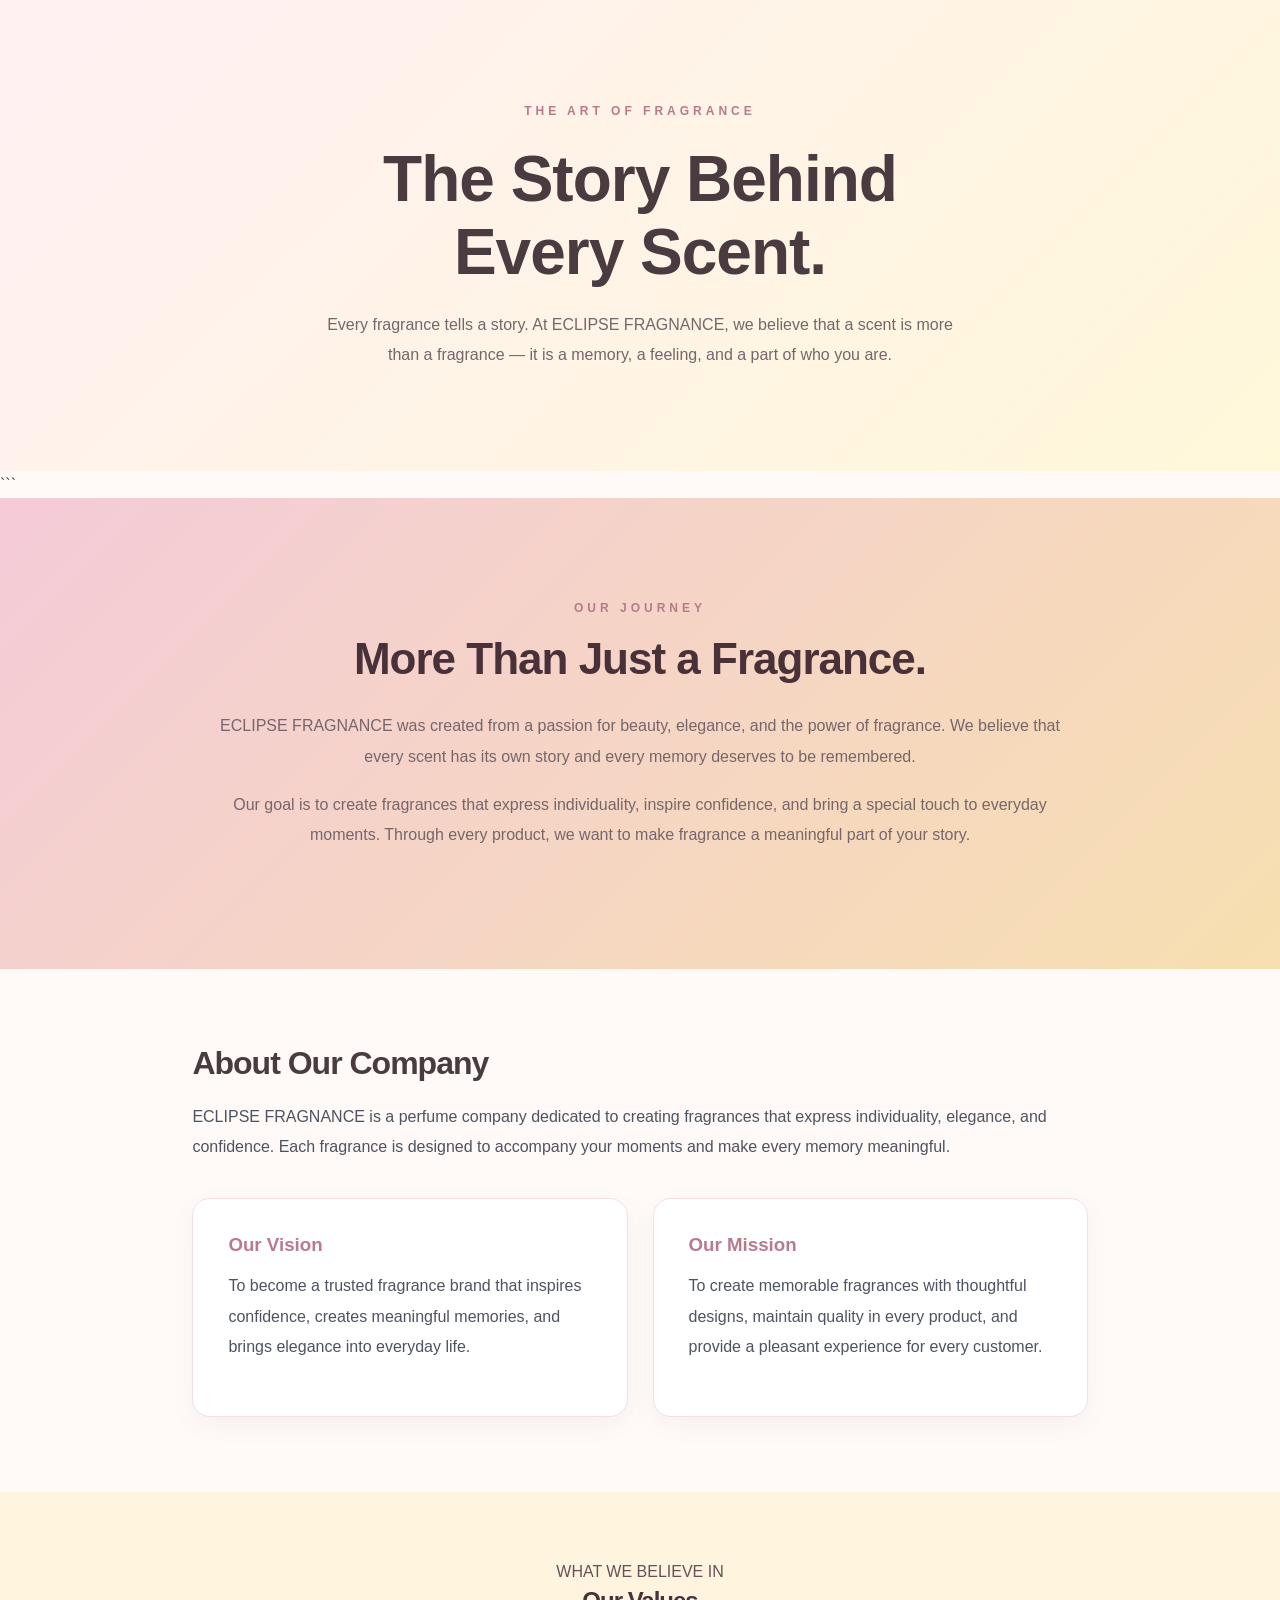
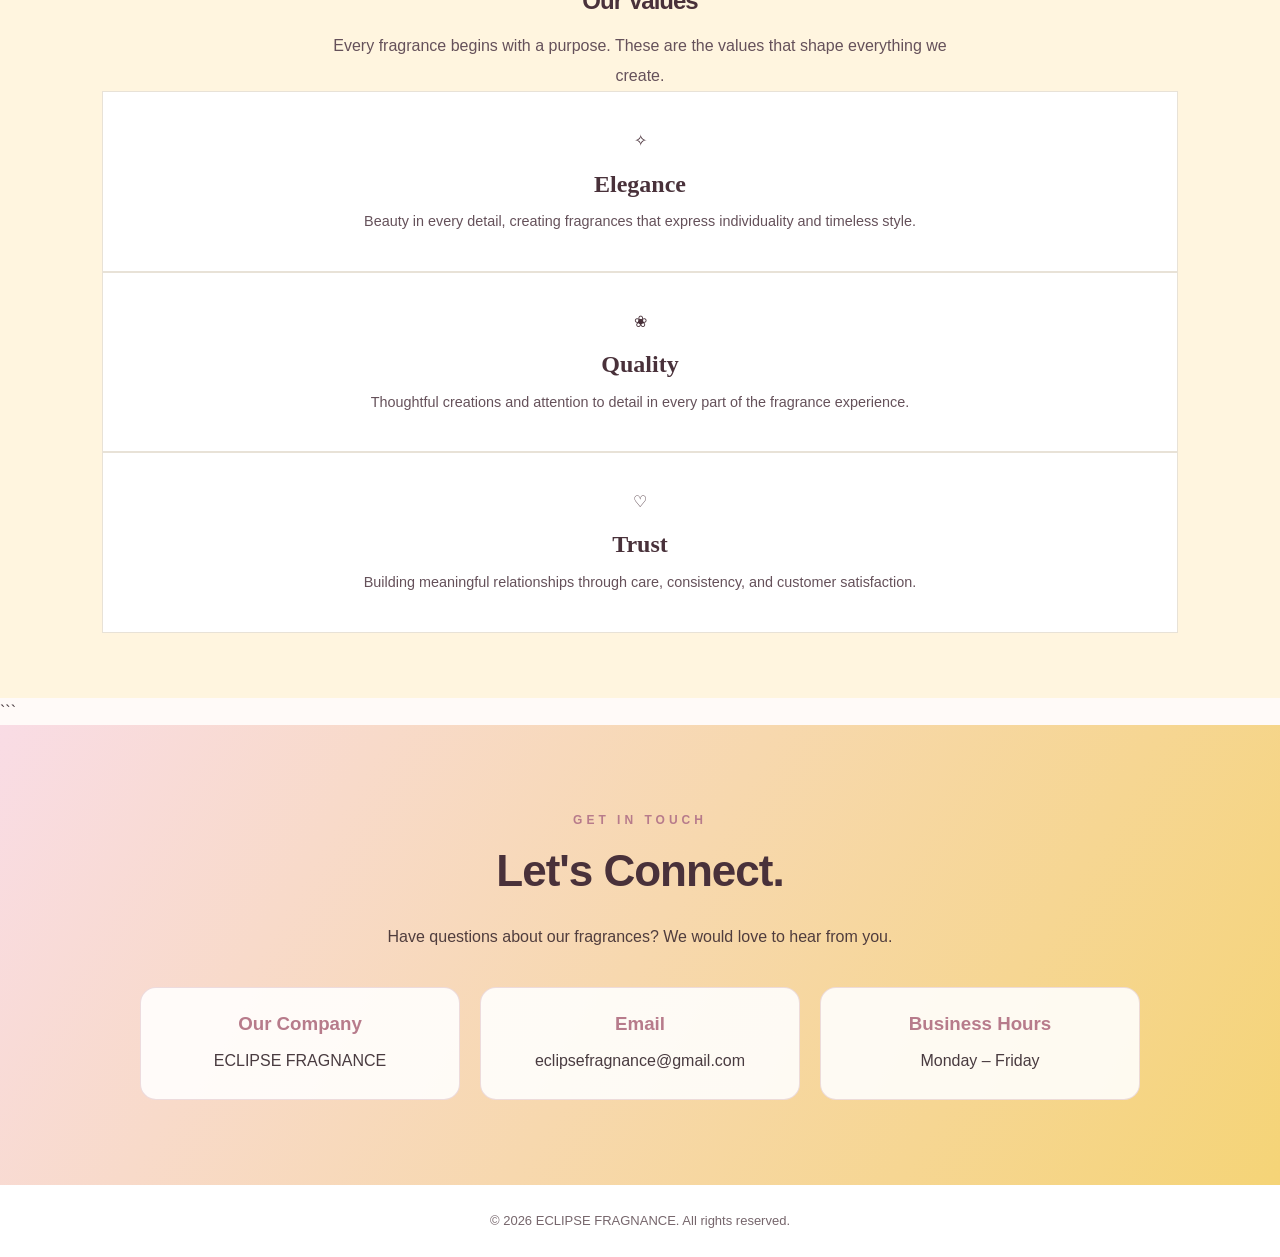
<file: about.html>
<!DOCTYPE html>
<html lang="id">
<head>
    <meta charset="UTF-8">
    <meta name="viewport" content="width=device-width, initial-scale=1.0">
    <title>About Us | ECLIPSE FRAGNANCE</title>
    <link rel="stylesheet" href="style.css">
    

<style>
    .about-page {
        color: #493b40;
        background: #fffaf8;
        min-height: 100vh;
    }
</style>

</head>
<body class="about-page">
    <style>
        .about-page {
            color: #493b40;
            background: #fffaf8;
            min-height: 100vh;
        }

.about-hero {
    padding: 100px 8%;
    text-align: center;
    background: linear-gradient(135deg, #fff0f3, #fff8d9);
}

.about-hero h1 {
    color: #49313a;
}

.about-hero p {
    color: #65515a;
}

        .about-hero .eyebrow {
            color: #b77b8b;
            letter-spacing: 4px;
            font-size: 12px;
        }

        .about-hero h1 {
            font-size: clamp(36px, 6vw, 64px);
            margin: 20px 0;
            color: #493b40;
        }

        .about-hero p {
            max-width: 650px;
            margin: 0 auto;
            line-height: 1.9;
            color: #76666c;
        }

        .about-content {
            max-width: 1100px;
            margin: auto;
            padding: 75px 8%;
        }

        .about-content h2 {
            font-size: 32px;
            margin-bottom: 20px;
            color: #493b40;
        }

        .about-content p {
            line-height: 1.9;
            color: #76666c;
        }

        .about-cards {
            display: grid;
            grid-template-columns: repeat(2, minmax(0, 1fr));
            gap: 25px;
            margin-top: 35px;
        }

        .about-card {
            padding: 35px;
            border-radius: 18px;
            background: white;
            border: 1px solid #f3dfe4;
            box-shadow: 0 8px 25px rgba(100, 60, 70, 0.06);
        }

        .about-card h3 {
            color: #b77b8b;
            margin-bottom: 15px;
        }

       
.about-values {
    text-align: center;
    padding: 65px 8%;
    background: #fff5df;
    color: #49313a;
}

.about-values h2 {
    margin-bottom: 15px;
    color: #49313a;
}

.about-values p {
    max-width: 650px;
    margin: auto;
    line-height: 1.9;
    color: #65515a;
}

        .about-values h2 {
            margin-bottom: 15px;
        }

        .about-values p {
            max-width: 650px;
            margin: auto;
            line-height: 1.9;
        }

        .about-footer {
            text-align: center;
            padding: 25px;
            color: #76666c;
            background: white;
            font-size: 13px;
        }

        @media (max-width: 700px) {
            .about-cards {
                grid-template-columns: 1fr;
            }

           
.about-hero {
    padding: 110px 8%;
    text-align: center;
    background: linear-gradient(120deg, #f9dce5 0%, #f5d477 100%);
}

.about-hero .eyebrow {
    color: #795044;
    letter-spacing: 4px;
    font-size: 12px;
    font-weight: 600;
}

.about-hero h1 {
    color: #402b32;
    font-size: clamp(36px, 6vw, 64px);
    margin: 20px 0;
}

.about-hero p {
    max-width: 650px;
    margin: 0 auto;
    line-height: 1.9;
    color: #503d3d;
}
        
    </style>
</head>

<body class="about-page">

    <header class="about-hero">
        <p class="eyebrow">THE ART OF FRAGRANCE</p>

        <h1>The Story Behind<br>Every Scent.</h1>

        <p>
            Every fragrance tells a story.
            At ECLIPSE FRAGNANCE, we believe that a scent
            is more than a fragrance — it is a memory,
            a feeling, and a part of who you are.
        </p>
    </header>

```
    <!-- OUR BRAND STORY -->
    <section class="brand-story">
        <div class="brand-story-content">
            <p class="story-eyebrow">OUR JOURNEY</p>

            <h2>More Than Just a Fragrance.</h2>

            <p>
                ECLIPSE FRAGNANCE was created from a passion for beauty,
                elegance, and the power of fragrance. We believe that
                every scent has its own story and every memory deserves
                to be remembered.
            </p>

            <p>
                Our goal is to create fragrances that express individuality,
                inspire confidence, and bring a special touch to everyday
                moments. Through every product, we want to make fragrance
                a meaningful part of your story.
            </p>
        </div>
    </section>
    <!-- END OF OUR BRAND STORY -->


    <main>

        <section class="about-content">
            <h2>About Our Company</h2>

            <p>
                ECLIPSE FRAGNANCE is a perfume company
                dedicated to creating fragrances that express
                individuality, elegance, and confidence.
                Each fragrance is designed to accompany
                your moments and make every memory meaningful.
            </p>

            <div class="about-cards">
                <article class="about-card">
                    <h3>Our Vision</h3>
                    <p>
                        To become a trusted fragrance brand
                        that inspires confidence, creates
                        meaningful memories, and brings
                        elegance into everyday life.
                    </p>
                </article>

                <article class="about-card">
                    <h3>Our Mission</h3>
                    <p>
                        To create memorable fragrances with
                        thoughtful designs, maintain quality
                        in every product, and provide a pleasant
                        experience for every customer.
                    </p>
                </article>
            </div>
        </section>
<section class="about-values">
    <p class="values-eyebrow">WHAT WE BELIEVE IN</p>

    <h2>Our Values</h2>

    <p class="values-intro">
        Every fragrance begins with a purpose.
        These are the values that shape everything we create.
    </p>

    <div class="values-grid">

        <article class="value-card">
            <div class="value-icon">✧</div>
            <h3>Elegance</h3>
            <p>
                Beauty in every detail, creating fragrances
                that express individuality and timeless style.
            </p>
        </article>

        <article class="value-card">
            <div class="value-icon">❀</div>
            <h3>Quality</h3>
            <p>
                Thoughtful creations and attention to detail
                in every part of the fragrance experience.
            </p>
        </article>

        <article class="value-card">
            <div class="value-icon">♡</div>
            <h3>Trust</h3>
            <p>
                Building meaningful relationships through
                care, consistency, and customer satisfaction.
            </p>
        </article>

    </div>
</section>

    </main>
```
    <!-- CONTACT US -->
    <section class="contact-section" id="contact">
        <div class="contact-content">
            <p class="contact-eyebrow">GET IN TOUCH</p>
            <h2>Let's Connect.</h2>

            <p>
                Have questions about our fragrances?
                We would love to hear from you.
            </p>

            <div class="contact-details">
                <div class="contact-item">
                    <h3>Our Company</h3>
                    <p>ECLIPSE FRAGNANCE</p>
                </div>

                <div class="contact-item">
                    <h3>Email</h3>
                    <p>eclipsefragnance@gmail.com</p>
                </div>

                <div class="contact-item">
                    <h3>Business Hours</h3>
                    <p>Monday – Friday</p>
                </div>
            </div>
        </div>
    </section>








    <footer class="about-footer">
        &copy; 2026 ECLIPSE FRAGNANCE. All rights reserved.
    </footer>

</body>
</html/>
</file>
<file: style.css>
/* =========================
   GLOBAL SETTINGS
========================= */

:root {
    --navy: #101a2c;
    --navy-light: #1c2b43;
    --gold: #c9a96e;
    --gold-light: #e6d2a8;
    --cream: #f8f6f1;
    --white: #ffffff;
    --text: #4d5360;
    --border: #e8e2d7;
}

* {
    margin: 0;
    padding: 0;
    box-sizing: border-box;
}

html {
    scroll-behavior: smooth;
    scroll-padding-top: 90px;
}

body {
    font-family: Arial, Helvetica, sans-serif;
    background: var(--white);
    color: var(--navy);
    line-height: 1.7;
}

img {
    display: block;
    width: 100%;
    object-fit: cover;
}

a {
    text-decoration: none;
    color: inherit;
}

button,
a {
    -webkit-tap-highlight-color: transparent;
}

button {
    font: inherit;
}

section {
    width: 100%;
}

.eyebrow {
    color: var(--gold);
    font-size: 0.76rem;
    font-weight: 700;
    letter-spacing: 3px;
    margin-bottom: 18px;
}

h1,
h2,
h3 {
    line-height: 1.2;
}

h1,
h2 {
    letter-spacing: -1px;
}

h1 span,
h2 span {
    color: var(--gold);
}


/* =========================
   NAVIGATION BAR
========================= */

.navbar {
    min-height: 82px;
    padding: 18px 8%;
    display: flex;
    align-items: center;
    justify-content: space-between;
    gap: 25px;
    background: var(--white);
    border-bottom: 1px solid var(--border);
    position: sticky;
    top: 0;
    z-index: 1000;
}

.logo {
    font-size: 1.05rem;
    font-weight: 800;
    letter-spacing: 2px;
    white-space: nowrap;
}

.logo span {
    color: var(--gold);
}

.nav-menu {
    display: flex;
    align-items: center;
    gap: 35px;
}

.nav-menu a {
    color: var(--text);
    font-size: 0.92rem;
    transition: color 0.3s ease;
}

.nav-menu a:hover,
.nav-menu a.active {
    color: var(--gold);
}

.menu-toggle {
    display: none;
    border: none;
    background: transparent;
    color: var(--navy);
    cursor: pointer;
    font-size: 1.7rem;
    line-height: 1;
}


/* =========================
   BUTTONS
========================= */

.hero-buttons {
    display: flex;
    flex-wrap: wrap;
    gap: 14px;
}

.btn {
    min-height: 48px;
    padding: 13px 22px;
    display: inline-flex;
    justify-content: center;
    align-items: center;
    text-align: center;
    font-size: 0.84rem;
    font-weight: 700;
    transition: 0.3s ease;
}

.btn-primary {
    background: var(--gold);
    color: var(--navy);
    border: 1px solid var(--gold);
}

.btn-primary:hover {
    background: var(--gold-light);
    border-color: var(--gold-light);
    transform: translateY(-2px);
}

.btn-outline {
    border: 1px solid var(--gold);
    color: var(--white);
}

.btn-outline:hover {
    background: var(--gold);
    color: var(--navy);
}


/* =========================
   HOME HERO
========================= */

.hero {
    background: var(--navy);
    color: var(--white);
    min-height: 590px;
    padding: 75px 8%;
    display: grid;
    grid-template-columns: 1.05fr 0.95fr;
    align-items: center;
    gap: 60px;
}
.hero {
    position: relative;
    display: flex;
    align-items: center;
    min-height: 650px;
    padding: 80px 7%;
    background-image: url("Teras ECLIPSE di Bawah Langit Senja.png");
    background-size: cover;
    background-position: center;
    background-repeat: no-repeat;
}

.hero-content h1 {
    font-size: clamp(2.8rem, 5vw, 4.6rem);
    margin-bottom: 24px;
}
.hero-content {
    position: relative;
    z-index: 2;
    max-width: 650px;
    color: white;
}
.hero-content {
    position: relative;
    z-index: 2;
    max-width: 650px;
    color: white;
    padding: 30px;
    isolation: isolate;
}

.hero-content::before {
    content: "";
    position: absolute;
    inset: -20px;
    background: rgba(35, 25, 35, 0.20);
    backdrop-filter: blur(8px);
    -webkit-backdrop-filter: blur(8px);
    border-radius: 20px;
    z-index: -1;
}
.hero h1 {
    color: #ffffff;
}

.hero h1 {
    color: white;
}

.hero-description {
    color: #ffffff;
}

.hero-description {
    color: white;
}

.hero-description {
    color: #d0d5df;
    max-width: 480px;
    margin-bottom: 30px;
    font-size: 0.97rem;
}

.hero-image {
    height: 430px;
    position: relative;
}
.hero-image {
    display: none;
}
.hero-image img {
    height: 100%;
    object-position: center;
}

.image-label {
    position: absolute;
    left: -25px;
    bottom: 25px;
    background: var(--white);
    color: var(--navy);
    padding: 18px 25px;
    box-shadow: 0 8px 30px #00000015;
}

.image-label span {
    color: var(--gold);
    font-size: 0.67rem;
    letter-spacing: 2px;
    font-weight: 700;
}

.image-label p {
    font-family: Georgia, serif;
    font-size: 1.05rem;
    margin-top: 4px;
}


/* =========================
   INTRODUCTION
========================= */

.introduction {
    padding: 95px 8%;
    text-align: center;
    max-width: 900px;
    margin: 0 auto;
}

.introduction h2 {
    font-size: clamp(2rem, 4vw, 3.1rem);
    margin-bottom: 22px;
}

.introduction > p:last-child {
    max-width: 700px;
    margin: 0 auto;
    color: var(--text);
}


/* =========================
   PRODUCT SECTION
========================= */

.products {
    background: var(--cream);
    padding: 85px 8%;
}

.section-heading {
    display: flex;
    justify-content: space-between;
    align-items: end;
    gap: 30px;
    margin-bottom: 40px;
}

.section-heading h2 {
    font-size: clamp(1.9rem, 3vw, 2.8rem);
}

.section-heading > p {
    max-width: 300px;
    color: var(--text);
    font-size: 0.9rem;
}

.product-grid {
    display: grid;
    grid-template-columns: repeat(3, minmax(0, 1fr));
    gap: 30px;
    align-items: stretch;
    width: 100%;
    max-width: 1200px;
    margin: 0 auto;
}

.product-card {
    width: 100%;
    min-width: 0;
    background: #ffffff;
    overflow: hidden;
    display: flex;
    flex-direction: column;
    border-radius: 12px;
    transition: transform 0.3s ease, box-shadow 0.3s ease;
}

.product-card img {
    width: 100%;
    height: 280px;
    object-fit: contain;
    padding: 15px;
    display: block;
}

.product-info {
    padding: 20px;
    flex: 1;
}

.product-grid {
    display: grid;
    grid-template-columns: repeat(3, minmax(0, 1fr));
    gap: 20px;
    width: 100%;
    max-width: 1200px;
    margin: 0 auto;
    box-sizing: border-box;
}

.product-card {
    width: 100%;
    min-width: 0;
    box-sizing: border-box;
}



.product-card {
    background: var(--white);
    overflow: hidden;
    transition: transform 0.3s ease, box-shadow 0.3s ease;
}

.product-card:hover {
    transform: translateY(-6px);
    box-shadow: 0 15px 35px #101a2c12;
}

.product-card img {
    height: 300px;
    transition: transform 0.5s ease;
}

.product-card:hover img {
    transform: scale(1.04);
}

.product-info {
    padding: 25px;
}

.product-category {
    font-size: 0.68rem;
    letter-spacing: 2px;
    color: var(--gold);
    font-weight: 700;
    margin-bottom: 10px;
}

.product-info h3 {
    font-family: Georgia, serif;
    font-size: 1.5rem;
    margin-bottom: 12px;
}

.product-info > p:last-child {
    color: var(--text);
    font-size: 0.88rem;
}


/* =========================
   CTA SECTION
========================= */

/* CTA SECTION */
.cta {
    padding: 100px 8%;
    text-align: center;
    background: linear-gradient(135deg, #f8dce5, #f4e5c9, #f9e9e8);
    position: relative;
    overflow: hidden;
}

.cta .eyebrow {
    color: #a76578;
    font-size: 12px;
    font-weight: 700;
    letter-spacing: 4px;
    margin-bottom: 18px;
}

.cta h2 {
    color: #49313a;
    font-family: Georgia, serif;
    font-size: clamp(2.3rem, 5vw, 3.8rem);
    margin-bottom: 22px;
}

.cta > p:not(.eyebrow) {
    max-width: 600px;
    margin: 0 auto 30px;
    color: #70545d;
    line-height: 1.9;
    font-size: 1rem;
}

.cta .btn {
    background: #a76578;
    color: white;
    border: 1px solid #a76578;
    padding: 15px 30px;
    border-radius: 30px;
}

.cta .btn:hover {
    background: #80505d;
    transform: translateY(-3px);
}

/* ABOUT HERO SECTION */
.about-hero {
    padding: 130px 8%;
    text-align: center;
    background: linear-gradient(135deg, #6f3e50 0%, #a76578 55%, #d49b9b 100%);
    position: relative;
    overflow: hidden;
}

.about-hero .eyebrow {
    color: #f5d9c9;
    letter-spacing: 5px;
    font-size: 12px;
    font-weight: 700;
    margin-bottom: 20px;
}

.about-hero h1 {
    color: #ffffff;
    font-size: clamp(42px, 7vw, 76px);
    line-height: 1.15;
    margin: 20px 0;
}

.about-hero p {
    max-width: 650px;
    margin: 0 auto;
    line-height: 1.9;
    color: #fff0ed;
    font-size: 16px;
}


/* =========================
   COMPANY PROFILE
========================= */

.about-profile {
    padding: 95px 8%;
    display: grid;
    grid-template-columns: 0.9fr 1.1fr;
    align-items: center;
    gap: 65px;
}

.about-image {
    height: 470px;
}

.about-image img {
    height: 100%;
}

.about-content h2 {
    font-size: clamp(2rem, 3.5vw, 3rem);
    margin-bottom: 25px;
}

.about-content p:not(.eyebrow) {
    color: var(--text);
    margin-bottom: 18px;
}


/* =========================
   OUR STORY
========================= */

.our-story {
    padding: 85px 8%;
    text-align: center;
    background: var(--cream);
}

.our-story h2 {
    font-size: clamp(2rem, 3.5vw, 2.8rem);
    margin-bottom: 25px;
}

.our-story > p:not(.eyebrow) {
    max-width: 800px;
    margin: 0 auto 18px;
    color: var(--text);
}

.our-story .story-note {
    font-size: 0.78rem;
    font-style: italic;
}


/* =========================
   VISION AND MISSION
========================= */

.vision-mission {
    padding: 85px 8%;
    display: grid;
    grid-template-columns: repeat(2, minmax(0, 1fr));
    gap: 28px;
}

.vm-card {
    border: 1px solid var(--border);
    padding: 40px;
    position: relative;
    overflow: hidden;
}

.vm-number {
    font-family: Georgia, serif;
    font-size: 4rem;
    color: #c9a96e30;
    font-weight: 700;
    margin-bottom: 10px;
}

.vm-card h2 {
    font-size: clamp(1.7rem, 3vw, 2.4rem);
    margin-bottom: 22px;
}

.vm-card > p:not(.eyebrow) {
    color: var(--text);
}

.vm-card ul {
    padding-left: 20px;
    color: var(--text);
}

.vm-card li {
    padding-left: 5px;
    margin-bottom: 13px;
}


/* =========================
   CORE VALUES
========================= */

.values {
    padding: 80px 8%;
    background: var(--cream);
}

.value-grid {
    display: grid;
    grid-template-columns: repeat(3, minmax(0, 1fr));
    gap: 25px;
}

.value-card {
    background: var(--white);
    padding: 35px 28px;
    border: 1px solid var(--border);
}

.value-card > span {
    font-size: 2rem;
    color: var(--gold);
}

.value-card h3 {
    font-family: Georgia, serif;
    font-size: 1.5rem;
    margin: 15px 0 10px;
}

.value-card p {
    color: var(--text);
    font-size: 0.9rem;
}


/* =========================
   FOOTER
========================= */

.footer {
    padding: 45px 8% 25px;
    background: #0a1220;
    color: var(--white);
    text-align: center;
}

.footer-logo {
    font-weight: 800;
    font-size: 1rem;
    letter-spacing: 2px;
}

.footer > p:not(.copyright) {
    color: var(--gold);
    margin: 8px 0 20px;
    font-size: 0.85rem;
}

.footer-links {
    display: flex;
    justify-content: center;
    gap: 25px;
    margin-bottom: 25px;
}

.footer-links a {
    color: #d0d5df;
    font-size: 0.85rem;
}

.footer-links a:hover {
    color: var(--gold);
}

.copyright {
    border-top: 1px solid #ffffff20;
    padding-top: 20px;
    color: #aab2c0;
    font-size: 0.75rem;
}


/* =========================
   RESPONSIVE: TABLET
========================= */

@media (max-width: 1000px) {

    .navbar {
        padding-left: 5%;
        padding-right: 5%;
    }

    .hero,
    .about-profile,
    .products,
    .introduction,
    .about-hero,
    .our-story,
    .vision-mission,
    .values,
    .cta {
        padding-left: 5%;
        padding-right: 5%;
    }

    .hero {
        gap: 35px;
    }

    .hero-content h1 {
        font-size: clamp(2.5rem, 5vw, 3.6rem);
    }

    .hero-image {
        height: 370px;
    }

    .product-grid {
        gap: 18px;
    }

    .product-card img {
        height: 240px;
    }

    .product-info {
        padding: 20px;
    }

    .about-profile {
        gap: 35px;
    }

    .about-image {
        height: 400px;
    }
}


/* =========================
   RESPONSIVE: MOBILE
========================= */

@media (max-width: 700px) {

    .navbar {
        min-height: 72px;
        padding: 15px 6%;
    }

    .logo {
        font-size: 0.88rem;
        letter-spacing: 1.2px;
    }

    .menu-toggle {
        display: block;
    }

    .nav-menu {
        display: none;
        position: absolute;
        top: 100%;
        left: 0;
        right: 0;
        background: var(--white);
        padding: 15px 6% 22px;
        flex-direction: column;
        align-items: stretch;
        gap: 0;
        border-bottom: 1px solid var(--border);
        box-shadow: 0 10px 20px #101a2c10;
    }

    .nav-menu.open {
        display: flex;
    }

    .nav-menu a {
        padding: 12px 0;
        border-bottom: 1px solid var(--border);
    }

    .nav-menu a:last-child {
        border-bottom: none;
    }

    .hero {
        grid-template-columns: 1fr;
        padding: 55px 6% 70px;
        gap: 40px;
    }

    .hero-content h1 {
        font-size: clamp(2.7rem, 10vw, 4rem);
    }

    .hero-description {
        font-size: 0.9rem;
    }

    .hero-buttons {
        flex-direction: column;
        align-items: stretch;
    }

    .hero-buttons .btn {
        width: 100%;
    }

    .hero-image {
        height: 360px;
        margin-left: 10px;
        margin-right: 10px;
    }

    .image-label {
        left: -10px;
        bottom: 15px;
        padding: 14px 18px;
    }

    .introduction {
        padding-top: 70px;
        padding-bottom: 70px;
    }

    .products {
        padding-top: 65px;
        padding-bottom: 65px;
    }

    .section-heading {
        flex-direction: column;
        align-items: flex-start;
        gap: 15px;
    }

    .product-grid {
        grid-template-columns: 1fr;
        gap: 25px;
    }

    .product-card img {
        height: 330px;
    }

    .cta {
        padding-top: 65px;
        padding-bottom: 65px;
    }

    .about-hero {
        padding-top: 75px;
        padding-bottom: 75px;
    }

    .about-profile {
        grid-template-columns: 1fr;
        gap: 35px;
        padding-top: 65px;
        padding-bottom: 65px;
    }

    .about-image {
        height: 350px;
    }

    .our-story {
        padding-top: 65px;
        padding-bottom: 65px;
    }

    .vision-mission {
        grid-template-columns: 1fr;
        padding-top: 65px;
        padding-bottom: 65px;
    }

    .vm-card {
        padding: 30px 25px;
    }

    .values {
        padding-top: 65px;
        padding-bottom: 65px;
    }

    .value-grid {
        grid-template-columns: 1fr;
    }

    .footer {
        padding-left: 6%;
        padding-right: 6%;
    }
}


/* =========================
   SMALL MOBILE
========================= */

@media (max-width: 380px) {

    .logo {
        font-size: 0.75rem;
        letter-spacing: 0.7px;
    }

    .hero-image {
        height: 290px;
    }

    .product-card img {
        height: 270px;
    }

    .vm-card {
        padding: 25px 20px;
    }
}
/* SCROLL REVEAL ANIMATION */

.reveal {
    opacity: 0;
    transform: translateY(20px);
    transition: opacity 0.6s ease, transform 0.6s ease;
}

.reveal.show {
    opacity: 1;
    transform: translateY(0);
}

@media (prefers-reduced-motion: reduce) {

    html {
        scroll-behavior: auto;
    }

    *,
    *::before,
    *::after {
        animation-duration: 0.01ms !important;
        transition-duration: 0.01ms !important;
    }

}
/* PRODUCT IMAGES */

.product-card img {
    width: 100%;
    height: 350px;
    object-fit: contain;
    display: block;
    margin: 0 auto 20px;
    border-radius: 12px;
}
/* SCROLL REVEAL ANIMATION */

.reveal {
    opacity: 0;
    transform: translateY(20px);
    transition: opacity 0.6s ease, transform 0.6s ease;
}

.reveal.show {
    opacity: 1;
    transform: translateY(0);
}

@media (prefers-reduced-motion: reduce) {

    html {
        scroll-behavior: auto;
    }

    *,
    *::before,
    *::after {
        animation-duration: 0.01ms !important;
        transition-duration: 0.01ms !important;
    }

}
/* OUR BRAND STORY */
/* OUR BRAND STORY */
.brand-story {
    padding: 100px 8%;
    background: linear-gradient(
        135deg,
        #f4cbd8 0%,
        #f7dfb0 100%
    );
}

.brand-story-content {
    max-width: 850px;
    margin: 0 auto;
    text-align: center;
}

.story-eyebrow {
    color: #80505d;
    font-size: 12px;
    font-weight: 700;
    letter-spacing: 4px;
    margin-bottom: 15px;
}

.brand-story h2 {
    color: #402b32;
    font-size: clamp(30px, 5vw, 44px);
    margin-bottom: 25px;
}

.brand-story-content > p:not(.story-eyebrow) {
    color: #59434a;
    line-height: 1.9;
    margin-bottom: 18px;
}

.brand-story-content {
max-width: 850px;
margin: 0 auto;
text-align: center;
}

.story-eyebrow,
.contact-eyebrow {
color: #b77b8b;
font-size: 12px;
font-weight: 600;
letter-spacing: 4px;
margin-bottom: 15px;
}

.brand-story h2,
.contact-section h2 {
color: #49313a;
font-size: clamp(30px, 5vw, 44px);
margin-bottom: 25px;
}

.brand-story-content > p:not(.story-eyebrow) {
color: #76666c;
line-height: 1.9;
margin-bottom: 18px;
}

/* CONTACT US */
.contact-section {
padding: 85px 8%;
text-align: center;
background: linear-gradient(120deg, #f9dce5, #f5d477);
}

.contact-content {
max-width: 1000px;
margin: 0 auto;
}

.contact-section > .contact-content > p:not(.contact-eyebrow) {
color: #503d3d;
line-height: 1.8;
margin-bottom: 35px;
}

.contact-details {
display: grid;
grid-template-columns: repeat(3, minmax(0, 1fr));
gap: 20px;
margin-top: 35px;
}

.contact-item {
padding: 25px 18px;
background: rgba(255, 255, 255, 0.88);
border: 1px solid rgba(183, 123, 139, 0.25);
border-radius: 16px;
}

.contact-item h3 {
color: #b77b8b;
margin-bottom: 12px;
}

.contact-item p {
color: #493b40;
line-height: 1.7;
overflow-wrap: anywhere;
}

/* RESPONSIVE */
@media (max-width: 700px) {
.contact-details {
grid-template-columns: 1fr;
}

.brand-story,
.contact-section {
    padding: 65px 7%; }  }
</file>
